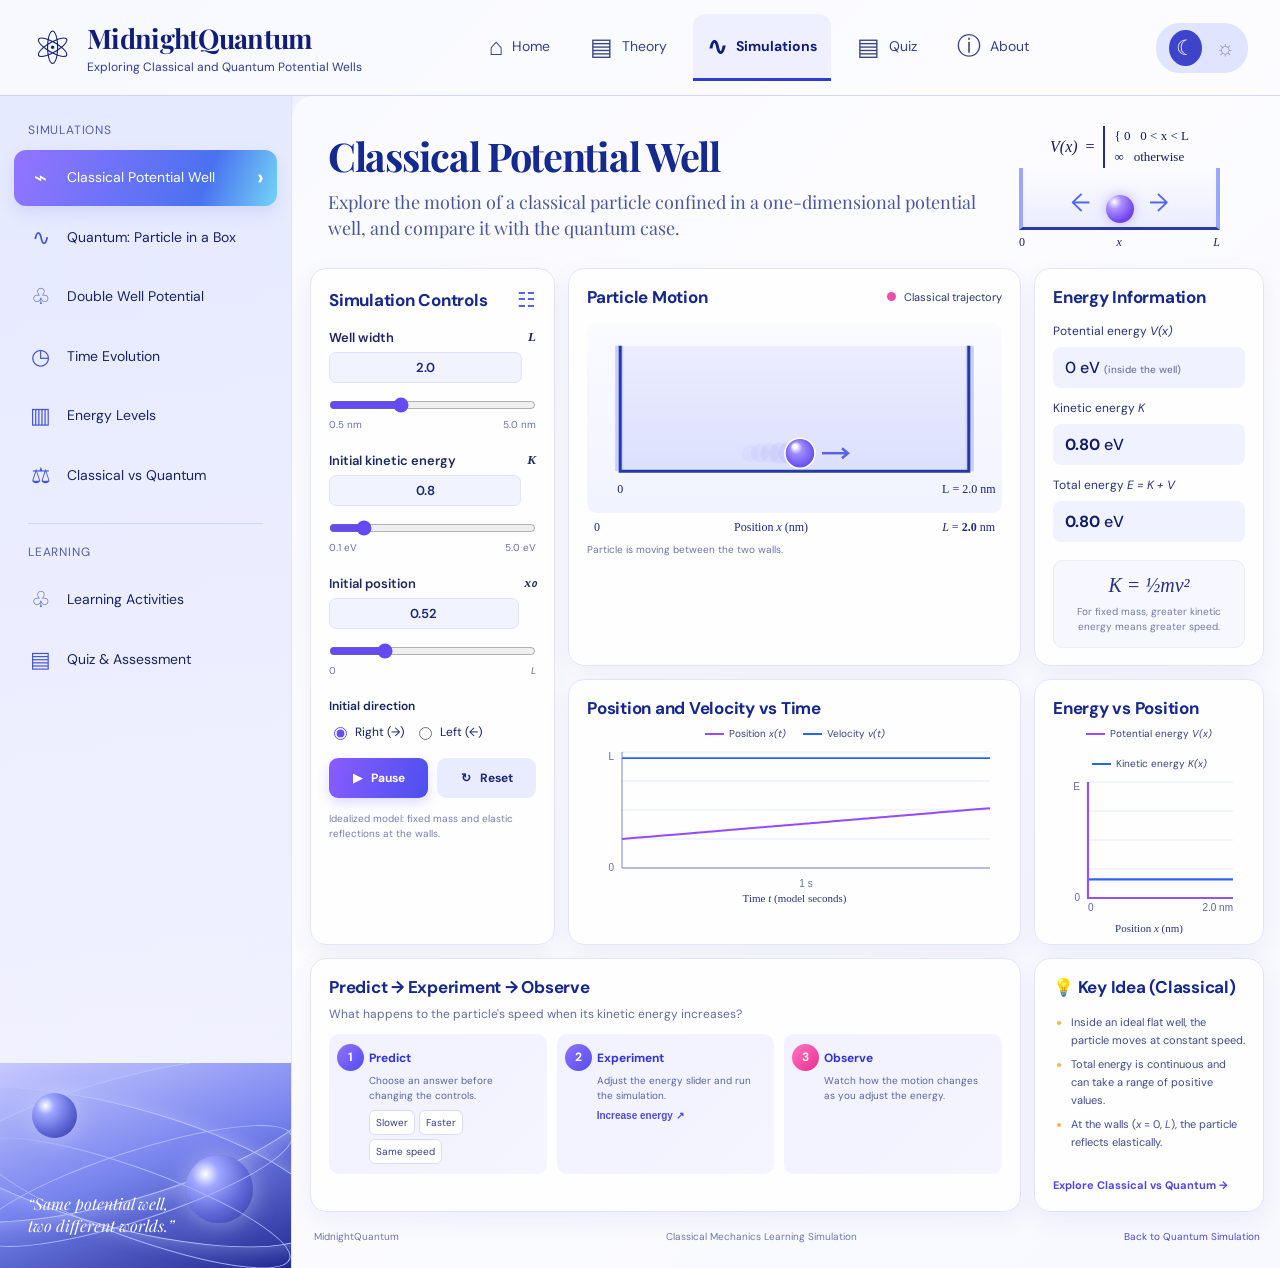
<file: classical.html>
<!DOCTYPE html>
<html lang="en">
<head>
  <meta charset="UTF-8">
  <meta name="viewport" content="width=device-width, initial-scale=1.0">
  <title>MidnightQuantum | Classical Potential Well</title>
  <link rel="stylesheet" href="classical.css">
</head>
<body class="classical-dashboard">
  <header class="dashboard-topbar">
    <a class="brand" href="index.html" aria-label="MidnightQuantum home">
      <span class="brand-symbol" aria-hidden="true">⚛</span>
      <span class="brand-copy"><strong>MidnightQuantum</strong><small>Exploring Classical and Quantum Potential Wells</small></span>
    </a>
    <nav class="top-links" aria-label="Main navigation">
      <a href="index.html"><span>⌂</span> Home</a>
      <a href="index.html#theory"><span>▤</span> Theory</a>
      <a class="active" href="classical.html"><span>∿</span> Simulations</a>
      <a href="quiz.html"><span>▤</span> Quiz</a>
      <a href="index.html#about"><span>ⓘ</span> About</a>
    </nav>
    <div class="theme-mark" aria-label="MidnightQuantum purple and blue theme"><span>☾</span><span>☼</span></div>
  </header>

  <div class="dashboard-layout">
    <aside class="sidebar">
      <p class="sidebar-label">SIMULATIONS</p>
      <a class="side-link active" href="classical.html"><span>⌁</span> Classical Potential Well <b>›</b></a>
      <a class="side-link" href="index.html"><span>∿</span> Quantum: Particle in a Box</a>
      <a class="side-link" href="doublewell.html"><span>♧</span> Double Well Potential</a>
      <a class="side-link" href="doublewell.html#time-evolution"><span>◷</span> Time Evolution</a>
      <a class="side-link" href="index.html#energy-levels"><span>▥</span> Energy Levels</a>
      <a class="side-link" href="comparison.html"><span>⚖</span> Classical vs Quantum</a>
      <div class="sidebar-divider"></div>
      <p class="sidebar-label">LEARNING</p>
      <a class="side-link" href="#learning-activity"><span>♧</span> Learning Activities</a>
      <a class="side-link" href="quiz.html"><span>▤</span> Quiz &amp; Assessment</a>
      <div class="sidebar-art" aria-hidden="true"><div class="planet planet-one"></div><div class="planet planet-two"></div><div class="orbit orbit-one"></div><div class="orbit orbit-two"></div><p>“Same potential well,<br>two different worlds.”</p></div>
    </aside>

    <main class="dashboard-main">
      <section class="page-intro">
        <div><span class="eyebrow">CLASSICAL MECHANICS</span><h1>Classical Potential Well</h1><p>Explore the motion of a classical particle confined in a one-dimensional potential well, and compare it with the quantum case.</p></div>
        <div class="mini-well" aria-label="Diagram of a particle inside a potential well"><div class="mini-equation"><i>V(x)</i> = <span>{ 0&nbsp;&nbsp; 0 &lt; x &lt; L<br>∞&nbsp;&nbsp; otherwise</span></div><div class="mini-walls"><span class="mini-ball"></span><span class="arrow arrow-left">←</span><span class="arrow arrow-right">→</span></div><div class="mini-axis"><span>0</span><span><i>x</i></span><span><i>L</i></span></div></div>
      </section>

      <section class="dashboard-grid">
        <article class="panel controls-panel">
          <div class="panel-heading"><h2>Simulation Controls</h2><span class="tiny-icon">☷</span></div>
          <div class="slider-control"><label for="widthSlider">Well width <i>L</i><output id="widthOutput" for="widthSlider">2.0</output></label><input id="widthSlider" type="range" min="0.5" max="5" step="0.1" value="2"><div class="range-labels"><span>0.5 nm</span><span>5.0 nm</span></div></div>
          <div class="slider-control"><label for="energySlider">Initial kinetic energy <i>K</i><output id="energyOutput" for="energySlider">0.8</output></label><input id="energySlider" type="range" min="0.1" max="5" step="0.1" value="0.8"><div class="range-labels"><span>0.1 eV</span><span>5.0 eV</span></div></div>
          <div class="slider-control"><label for="positionSlider">Initial position <i>x₀</i><output id="positionInitialOutput" for="positionSlider">0.5</output></label><input id="positionSlider" type="range" min="0" max="1" step="0.01" value="0.25"><div class="range-labels"><span>0</span><span><i>L</i></span></div></div>
          <div class="direction-control"><span>Initial direction</span><label><input type="radio" name="direction" value="1" checked> Right (→)</label><label><input type="radio" name="direction" value="-1"> Left (←)</label></div>
          <div class="button-row"><button id="playPauseButton" class="btn-primary" type="button">▶ &nbsp; Pause</button><button id="resetButton" class="btn-secondary" type="button">↻ &nbsp; Reset</button></div>
          <p class="control-footnote">Idealized model: fixed mass and elastic reflections at the walls.</p>
        </article>

        <article class="panel motion-panel">
          <div class="panel-heading"><h2>Particle Motion</h2><span class="legend-dot"><i></i> Classical trajectory</span></div>
          <div class="motion-stage"><canvas id="classicalCanvas" aria-label="Animated classical particle bouncing elastically between potential well walls"></canvas></div>
          <div class="motion-axis"><span>0</span><span>Position <i>x</i> (nm)</span><span><i>L</i> = <b id="axisWidthOutput">2.0</b> nm</span></div>
          <p id="motionStatus" class="status-line" aria-live="polite">Particle is moving between the two walls.</p>
        </article>

        <article class="panel energy-panel">
          <div class="panel-heading"><h2>Energy Information</h2></div>
          <div class="energy-item"><span>Potential energy <i>V(x)</i></span><strong>0 eV <small>(inside the well)</small></strong></div>
          <div class="energy-item"><span>Kinetic energy <i>K</i></span><strong><b id="kineticOutput">0.80</b> eV</strong></div>
          <div class="energy-item"><span>Total energy <i>E = K + V</i></span><strong><b id="totalOutput">0.80</b> eV</strong></div>
          <div class="energy-formula"><i>K = ½mv²</i><small>For fixed mass, greater kinetic energy means greater speed.</small></div>
        </article>

        <article class="panel graph-panel position-graph-panel"><div class="panel-heading"><h2>Position and Velocity vs Time</h2></div><div class="graph-legend"><span class="purple-key">Position <i>x(t)</i></span><span class="blue-key">Velocity <i>v(t)</i></span></div><canvas id="timeGraph" aria-label="Position and velocity versus time graph"></canvas><div class="graph-axis-caption">Time <i>t</i> (model seconds)</div></article>
        <article class="panel graph-panel energy-graph-panel"><div class="panel-heading"><h2>Energy vs Position</h2></div><div class="graph-legend"><span class="purple-key">Potential energy <i>V(x)</i></span><span class="blue-key">Kinetic energy <i>K(x)</i></span></div><canvas id="energyGraph" aria-label="Potential and kinetic energy versus position graph"></canvas><div class="graph-axis-caption">Position <i>x</i> (nm)</div></article>

        <article class="panel activity-panel" id="learning-activity"><div class="panel-heading"><h2>Predict → Experiment → Observe</h2></div><p class="activity-question">What happens to the particle's speed when its kinetic energy increases?</p><div class="activity-steps"><div class="step-card"><span class="step-number">1</span><strong>Predict</strong><p>Choose an answer before changing the controls.</p><div class="prediction-options"><button type="button" class="prediction-option" data-answer="slower">Slower</button><button type="button" class="prediction-option" data-answer="faster">Faster</button><button type="button" class="prediction-option" data-answer="same">Same speed</button></div></div><div class="step-card"><span class="step-number">2</span><strong>Experiment</strong><p>Adjust the energy slider and run the simulation.</p><button type="button" id="tryEnergyButton" class="text-button">Increase energy ↗</button></div><div class="step-card"><span class="step-number pink">3</span><strong>Observe</strong><p id="predictionFeedback" aria-live="polite">Watch how the motion changes as you adjust the energy.</p></div></div></article>
        <article class="panel key-idea-panel"><div class="panel-heading"><h2>💡 Key Idea (Classical)</h2></div><ul><li>Inside an ideal flat well, the particle moves at constant speed.</li><li>Total energy is continuous and can take a range of positive values.</li><li>At the walls (<i>x</i> = 0, <i>L</i>), the particle reflects elastically.</li></ul><a class="compare-link" href="comparison.html">Explore Classical vs Quantum →</a></article>
      </section>
      <footer class="dashboard-footer"><span>MidnightQuantum</span><span>Classical Mechanics Learning Simulation</span><a href="index.html">Back to Quantum Simulation</a></footer>
    </main>
  </div>
  <script src="classical.js"></script>
</body>
</html>
</file>
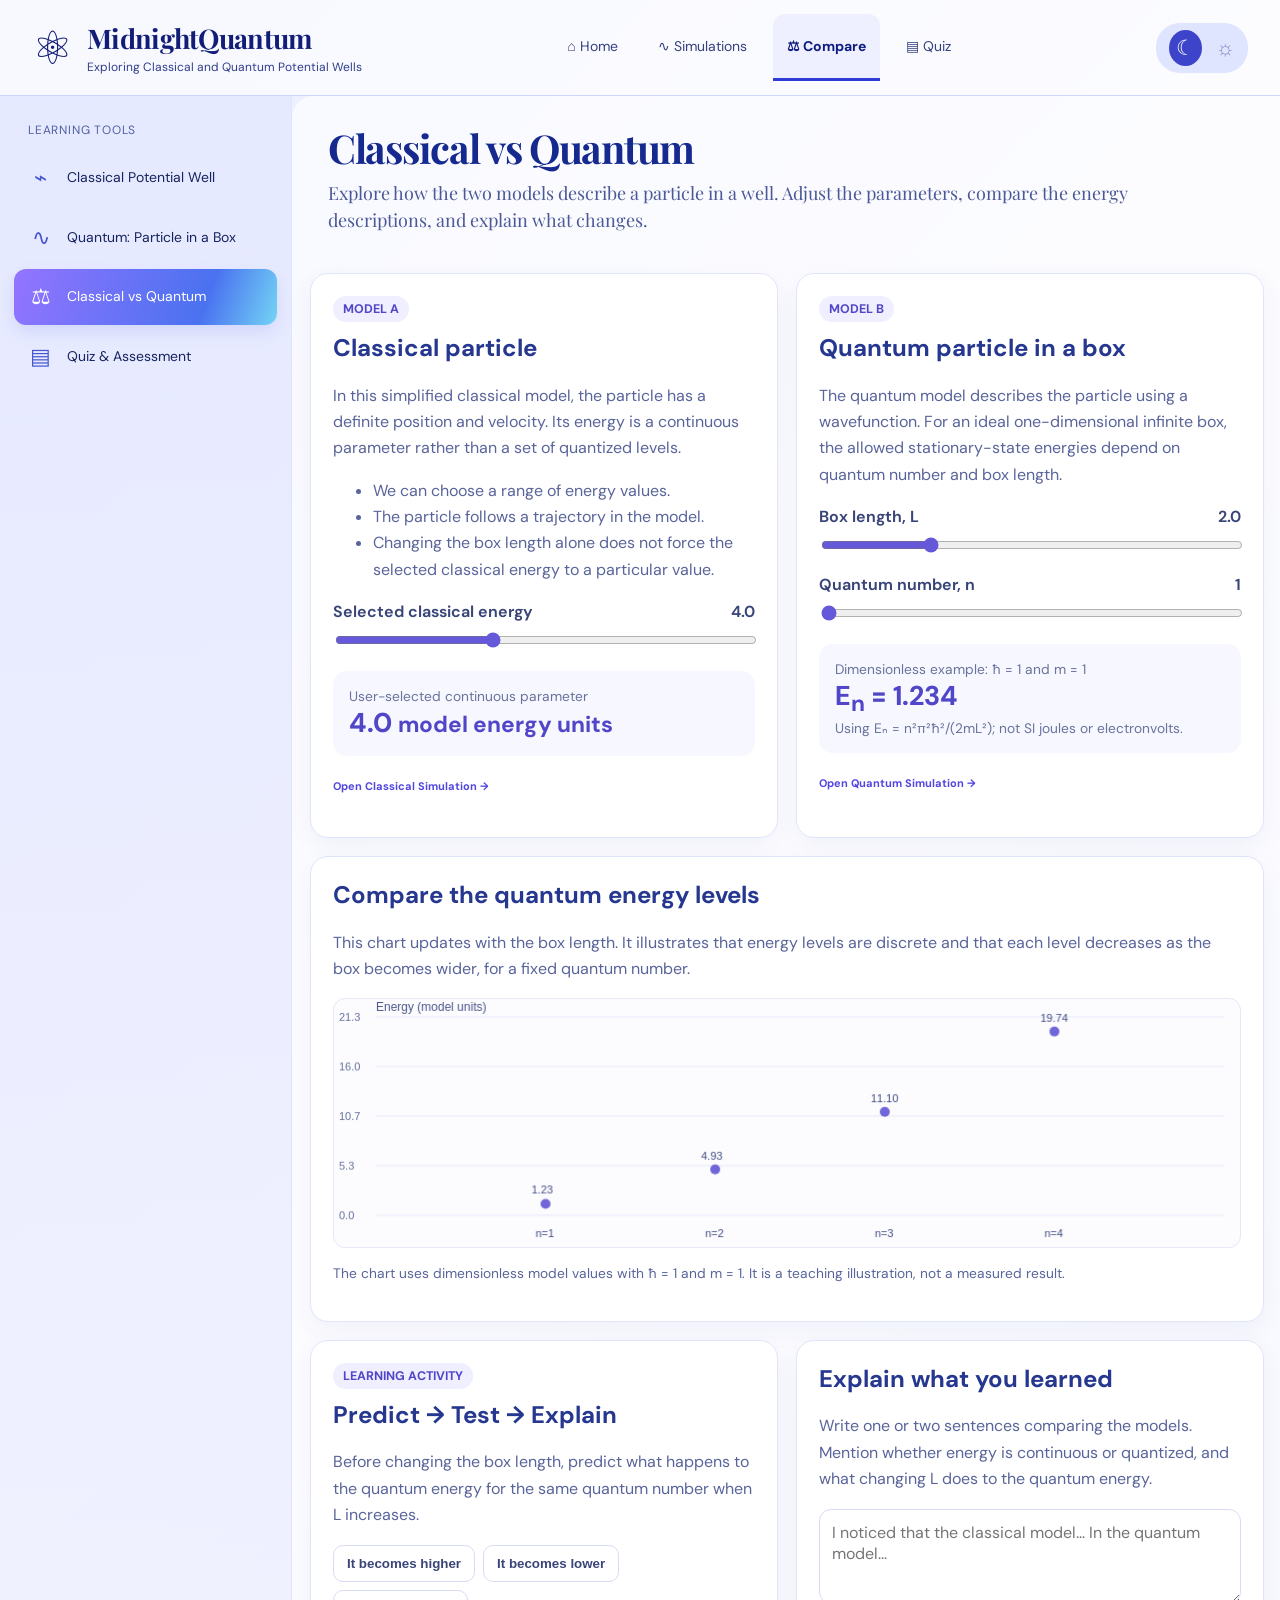
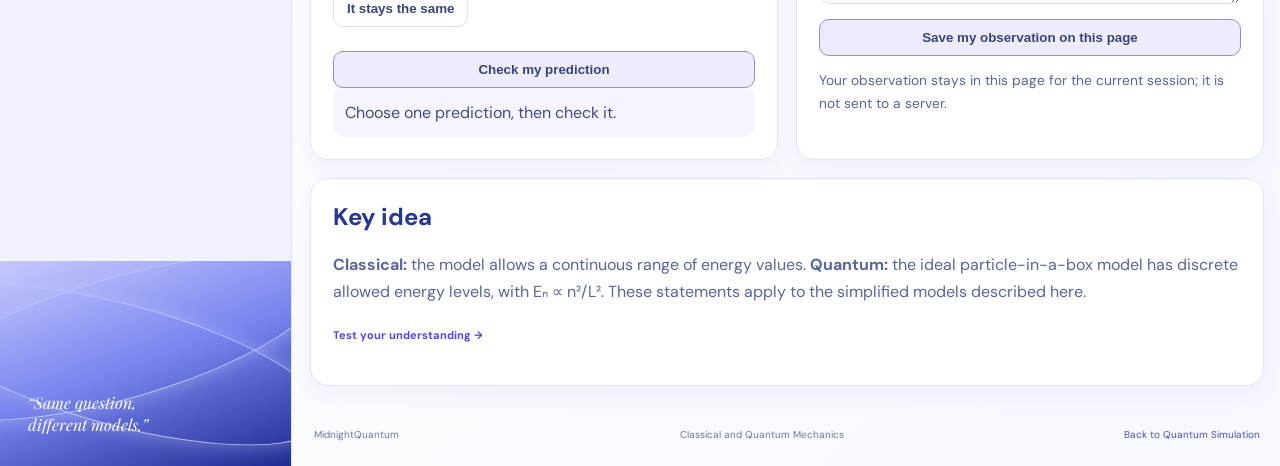
<file: comparison.html>
<!DOCTYPE html>
<html lang="en">
<head>
<meta charset="UTF-8"><meta name="viewport" content="width=device-width, initial-scale=1.0">
<title>MidnightQuantum | Classical vs Quantum</title>
<link rel="stylesheet" href="classical.css">
<style>
.compare-wrap{max-width:1180px;margin:0 auto}.compare-intro{margin-bottom:22px}.compare-grid{display:grid;grid-template-columns:repeat(2,minmax(0,1fr));gap:18px}.compare-card{background:#fff;border:1px solid #e1e5fb;border-radius:18px;padding:22px;box-shadow:0 8px 24px rgba(47,62,151,.06);min-width:0}.compare-card h2,.compare-card h3{color:#25378f;margin-top:0}.compare-card p,.compare-card li{line-height:1.65;color:#59649b}.compare-tag{display:inline-block;border-radius:999px;padding:5px 10px;background:#f0efff;color:#5146c7;font-size:.78rem;font-weight:700;margin-bottom:10px}.compare-controls{display:grid;gap:16px;margin:18px 0}.compare-control label{display:flex;justify-content:space-between;gap:10px;font-weight:650;color:#394579;margin-bottom:8px}.compare-control input[type=range]{width:100%;accent-color:#6559d9}.compare-result{border-radius:14px;background:#f7f7ff;padding:16px;margin-top:14px}.compare-result strong{color:#26368a}.compare-number{font-size:1.7rem;font-weight:750;color:#5146c7}.compare-note{font-size:.86rem;color:#69739b}.compare-chart{width:100%;height:250px;display:block;background:#fcfcff;border:1px solid #e6e8fa;border-radius:12px}.predict-options{display:flex;flex-wrap:wrap;gap:8px;margin:14px 0}.predict-options button,.compare-btn{border:1px solid #d9dcf5;border-radius:10px;padding:10px 13px;background:#fff;color:#394579;font-weight:650;cursor:pointer}.predict-options button.selected,.compare-btn{background:#ecebff;border-color:#9289ee}.compare-btn{width:100%;margin-top:10px}.compare-feedback{padding:12px;border-radius:10px;background:#f6f5ff;color:#414b80;line-height:1.6;min-height:44px}.compare-textarea{width:100%;min-height:95px;resize:vertical;border:1px solid #d9dcf5;border-radius:12px;padding:12px;font:inherit;box-sizing:border-box}.compare-link{color:#5146df;font-weight:700;text-decoration:none}.compare-footer{margin-top:24px}@media(max-width:760px){.compare-grid{grid-template-columns:1fr}.compare-card{padding:17px}.compare-number{font-size:1.45rem}}
</style></head>
<body class="classical-dashboard">
<header class="dashboard-topbar"><a class="brand" href="index.html"><span class="brand-symbol">⚛</span><span class="brand-copy"><strong>MidnightQuantum</strong><small>Exploring Classical and Quantum Potential Wells</small></span></a><nav class="top-links"><a href="index.html">⌂ Home</a><a href="classical.html">∿ Simulations</a><a class="active" href="comparison.html">⚖ Compare</a><a href="quiz.html">▤ Quiz</a></nav><div class="theme-mark"><span>☾</span><span>☼</span></div></header>
<div class="dashboard-layout"><aside class="sidebar"><p class="sidebar-label">LEARNING TOOLS</p><a class="side-link" href="classical.html"><span>⌁</span> Classical Potential Well</a><a class="side-link" href="index.html"><span>∿</span> Quantum: Particle in a Box</a><a class="side-link active" href="comparison.html"><span>⚖</span> Classical vs Quantum</a><a class="side-link" href="quiz.html"><span>▤</span> Quiz & Assessment</a><div class="sidebar-art"><p>“Same question,<br>different models.”</p></div></aside>
<main class="dashboard-main compare-wrap">
<section class="page-intro compare-intro"><div><h1>Classical vs Quantum</h1><p>Explore how the two models describe a particle in a well. Adjust the parameters, compare the energy descriptions, and explain what changes.</p></div></section>
<section class="compare-grid">
<article class="compare-card"><span class="compare-tag">MODEL A</span><h2>Classical particle</h2><p>In this simplified classical model, the particle has a definite position and velocity. Its energy is a continuous parameter rather than a set of quantized levels.</p><ul><li>We can choose a range of energy values.</li><li>The particle follows a trajectory in the model.</li><li>Changing the box length alone does not force the selected classical energy to a particular value.</li></ul><div class="compare-controls"><div class="compare-control"><label for="classicalEnergy">Selected classical energy <output id="classicalEnergyOut">4.0</output></label><input id="classicalEnergy" type="range" min="0.5" max="10" step="0.5" value="4"></div></div><div class="compare-result"><div class="compare-note">User-selected continuous parameter</div><div class="compare-number"><span id="classicalEnergyValue">4.0</span> <small>model energy units</small></div></div><p><a class="compare-link" href="classical.html">Open Classical Simulation →</a></p></article>
<article class="compare-card"><span class="compare-tag">MODEL B</span><h2>Quantum particle in a box</h2><p>The quantum model describes the particle using a wavefunction. For an ideal one-dimensional infinite box, the allowed stationary-state energies depend on quantum number and box length.</p><div class="compare-controls"><div class="compare-control"><label for="boxLength">Box length, L <output id="boxLengthOut">2.0</output></label><input id="boxLength" type="range" min="1" max="5" step="0.5" value="2"></div><div class="compare-control"><label for="quantumN">Quantum number, n <output id="quantumNOut">1</output></label><input id="quantumN" type="range" min="1" max="4" step="1" value="1"></div></div><div class="compare-result"><div class="compare-note">Dimensionless example: ħ = 1 and m = 1</div><div class="compare-number">E<sub>n</sub> = <span id="quantumEnergyValue">1.234</span></div><div class="compare-note">Using Eₙ = n²π²ħ²/(2mL²); not SI joules or electronvolts.</div></div><p><a class="compare-link" href="index.html">Open Quantum Simulation →</a></p></article>
</section>
<section class="compare-card" style="margin-top:18px"><h2>Compare the quantum energy levels</h2><p>This chart updates with the box length. It illustrates that energy levels are discrete and that each level decreases as the box becomes wider, for a fixed quantum number.</p><canvas id="compareChart" class="compare-chart" aria-label="Quantum energy levels for quantum numbers one through four" role="img"></canvas><p class="compare-note">The chart uses dimensionless model values with ħ = 1 and m = 1. It is a teaching illustration, not a measured result.</p></section>
<section class="compare-grid" style="margin-top:18px">
<article class="compare-card"><span class="compare-tag">LEARNING ACTIVITY</span><h2>Predict → Test → Explain</h2><p>Before changing the box length, predict what happens to the quantum energy for the same quantum number when L increases.</p><div class="predict-options" id="comparePrediction"><button type="button" data-answer="higher">It becomes higher</button><button type="button" data-answer="lower">It becomes lower</button><button type="button" data-answer="same">It stays the same</button></div><button class="compare-btn" id="testPrediction" type="button">Check my prediction</button><div class="compare-feedback" id="compareFeedback" aria-live="polite">Choose one prediction, then check it.</div></article>
<article class="compare-card"><h2>Explain what you learned</h2><p>Write one or two sentences comparing the models. Mention whether energy is continuous or quantized, and what changing L does to the quantum energy.</p><textarea id="compareReflection" class="compare-textarea" placeholder="I noticed that the classical model... In the quantum model..."></textarea><button class="compare-btn" id="saveCompareReflection" type="button">Save my observation on this page</button><p class="compare-note" id="compareSaveStatus" aria-live="polite">Your observation stays in this page for the current session; it is not sent to a server.</p></article>
</section>
<section class="compare-card" style="margin-top:18px"><h2>Key idea</h2><p><strong>Classical:</strong> the model allows a continuous range of energy values. <strong>Quantum:</strong> the ideal particle-in-a-box model has discrete allowed energy levels, with Eₙ ∝ n²/L². These statements apply to the simplified models described here.</p><p><a class="compare-link" href="quiz.html">Test your understanding →</a></p></section>
<footer class="dashboard-footer compare-footer"><span>MidnightQuantum</span><span>Classical and Quantum Mechanics</span><a href="index.html">Back to Quantum Simulation</a></footer>
</main></div>
<script>
(() => {
 const length = document.getElementById('boxLength');
 const nSlider = document.getElementById('quantumN');
 const lengthOut = document.getElementById('boxLengthOut');
 const nOut = document.getElementById('quantumNOut');
 const quantumOut = document.getElementById('quantumEnergyValue');
 const classical = document.getElementById('classicalEnergy');
 const classicalOut = document.getElementById('classicalEnergyOut');
 const classicalValue = document.getElementById('classicalEnergyValue');
 const canvas = document.getElementById('compareChart');
 const ctx = canvas.getContext('2d');
 let selectedPrediction = '';
 let lastLength = Number(length.value);
 const quantumEnergy = (n, L) => (n*n*Math.PI*Math.PI)/(2*L*L);
 const fmt = value => Number(value).toFixed(3);
 function drawChart(){
   const rect = canvas.getBoundingClientRect();
   const dpr = window.devicePixelRatio || 1;
   canvas.width = Math.max(320, Math.floor(rect.width*dpr));
   canvas.height = Math.floor(250*dpr);
   ctx.setTransform(dpr,0,0,dpr,0,0);
   const w=canvas.width/dpr, h=canvas.height/dpr;
   ctx.clearRect(0,0,w,h);
   const pad={l:42,r:16,t:18,b:32};
   const plotW=w-pad.l-pad.r, plotH=h-pad.t-pad.b;
   const vals=[1,2,3,4].map(n=>quantumEnergy(n,Number(length.value)));
   const maxY=Math.max(10, ...vals)*1.08;
   ctx.strokeStyle='#e6e8f6'; ctx.lineWidth=1;
   for(let i=0;i<=4;i++){const y=pad.t+plotH*i/4;ctx.beginPath();ctx.moveTo(pad.l,y);ctx.lineTo(w-pad.r,y);ctx.stroke();ctx.fillStyle='#66709a';ctx.font='11px Arial';ctx.fillText((maxY*(1-i/4)).toFixed(1),5,y+4);}
   ctx.strokeStyle='#7d79cb';ctx.lineWidth=2;
   vals.forEach((v,i)=>{const x=pad.l+plotW*(i+1)/5;const y=pad.t+plotH*(1-v/maxY);ctx.beginPath();ctx.arc(x,y,5,0,Math.PI*2);ctx.fillStyle='#7166d8';ctx.fill();ctx.fillStyle='#404a80';ctx.font='11px Arial';ctx.fillText('n='+ (i+1),x-10,h-10);ctx.fillText(v.toFixed(2),x-14,y-10);});
   ctx.fillStyle='#4b568a';ctx.font='12px Arial';ctx.fillText('Energy (model units)',pad.l,12);
 }
 function updateQuantum(){
   const L=Number(length.value), n=Number(nSlider.value);
   lengthOut.value=L.toFixed(1); nOut.value=String(n); quantumOut.textContent=fmt(quantumEnergy(n,L)); drawChart();
 }
 length.addEventListener('input',()=>{lastLength=Number(length.value);updateQuantum();});
 nSlider.addEventListener('input',updateQuantum);
 classical.addEventListener('input',()=>{classicalOut.value=Number(classical.value).toFixed(1);classicalValue.textContent=Number(classical.value).toFixed(1);});
 document.querySelectorAll('#comparePrediction button').forEach(button=>button.addEventListener('click',()=>{selectedPrediction=button.dataset.answer;document.querySelectorAll('#comparePrediction button').forEach(b=>b.classList.toggle('selected',b===button));document.getElementById('compareFeedback').textContent='Prediction selected. Click “Check my prediction” to compare it with the model.';}));
 document.getElementById('testPrediction').addEventListener('click',()=>{const feedback=document.getElementById('compareFeedback');if(!selectedPrediction){feedback.textContent='Please choose a prediction first.';return;}if(selectedPrediction==='lower'){feedback.textContent='Correct. From Eₙ ∝ 1/L², increasing L lowers the energy for the same quantum number n.';}else{feedback.textContent='Not quite. For the same quantum number, Eₙ ∝ 1/L², so increasing L lowers the energy. Try changing L and watch the value and chart.';}});
 document.getElementById('saveCompareReflection').addEventListener('click',()=>{const field=document.getElementById('compareReflection');const status=document.getElementById('compareSaveStatus');if(!field.value.trim()){status.textContent='Write a short observation before saving it.';return;}status.textContent='Observation saved on this page for the current session. It has not been uploaded or sent anywhere.';});
 window.addEventListener('resize',drawChart); updateQuantum();
})();
</script>
</body></html>
</file>
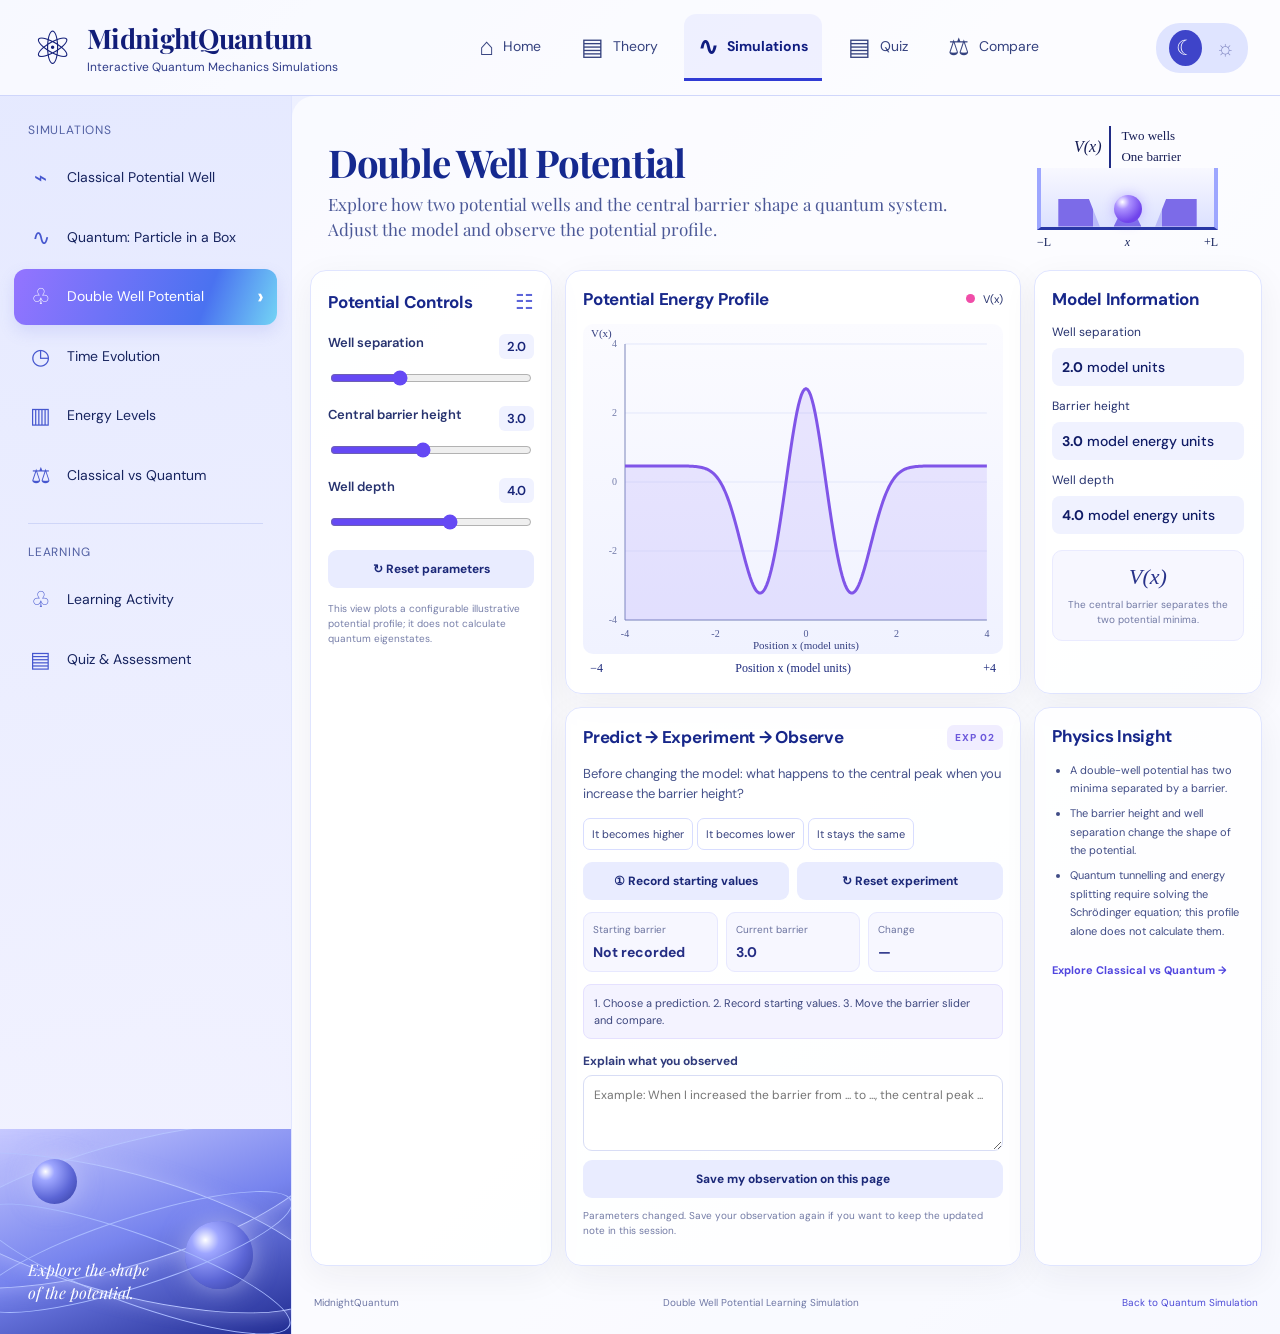
<file: doublewell.html>
<!DOCTYPE html>
<html lang="en"><head><meta charset="UTF-8"><meta name="viewport" content="width=device-width, initial-scale=1.0"><title>MidnightQuantum | Double Well Potential</title><link rel="stylesheet" href="classical.css"><link rel="stylesheet" href="doublewell.css"></head>
<body class="classical-dashboard">
<header class="dashboard-topbar"><a class="brand" href="index.html"><span class="brand-symbol">⚛</span><span class="brand-copy"><strong>MidnightQuantum</strong><small>Interactive Quantum Mechanics Simulations</small></span></a><nav class="top-links" aria-label="Main navigation"><a href="index.html"><span>⌂</span> Home</a><a href="index.html#theory"><span>▤</span> Theory</a><a class="active" href="doublewell.html"><span>∿</span> Simulations</a><a href="quiz.html"><span>▤</span> Quiz</a><a href="comparison.html"><span>⚖</span> Compare</a></nav><div class="theme-mark"><span>☾</span><span>☼</span></div></header>
<div class="dashboard-layout"><aside class="sidebar"><p class="sidebar-label">SIMULATIONS</p><a class="side-link" href="classical.html"><span>⌁</span> Classical Potential Well</a><a class="side-link" href="index.html"><span>∿</span> Quantum: Particle in a Box</a><a class="side-link active" href="doublewell.html"><span>♧</span> Double Well Potential <b>›</b></a><a class="side-link" href="#time-evolution"><span>◷</span> Time Evolution</a><a class="side-link" href="index.html#energy-levels"><span>▥</span> Energy Levels</a><a class="side-link" href="comparison.html"><span>⚖</span> Classical vs Quantum</a><div class="sidebar-divider"></div><p class="sidebar-label">LEARNING</p><a class="side-link" href="#activity"><span>♧</span> Learning Activity</a><a class="side-link" href="quiz.html"><span>▤</span> Quiz &amp; Assessment</a><div class="sidebar-art" aria-hidden="true"><div class="planet planet-one"></div><div class="planet planet-two"></div><div class="orbit orbit-one"></div><div class="orbit orbit-two"></div><p>Explore the shape<br>of the potential.</p></div></aside>
<main class="dashboard-main dw-main"><section class="page-intro"><div><span class="eyebrow">QUANTUM MECHANICS</span><h1>Double Well Potential</h1><p>Explore how two potential wells and the central barrier shape a quantum system. Adjust the model and observe the potential profile.</p></div><div class="mini-well"><div class="mini-equation"><i>V(x)</i><span>Two wells<br>One barrier</span></div><div class="mini-walls double-mini"><span class="mini-ball"></span></div><div class="mini-axis"><span>−L</span><span><i>x</i></span><span>+L</span></div></div></section>
<section class="dw-grid"><article class="panel dw-controls"><div class="panel-heading"><h2>Potential Controls</h2><span class="tiny-icon">☷</span></div><label class="dw-control" for="separation">Well separation <output id="separationOut">2.0</output><input id="separation" type="range" min="1" max="4" step="0.1" value="2"></label><label class="dw-control" for="barrier">Central barrier height <output id="barrierOut">3.0</output><input id="barrier" type="range" min="0.5" max="6" step="0.1" value="3"></label><label class="dw-control" for="depth">Well depth <output id="depthOut">4.0</output><input id="depth" type="range" min="1" max="6" step="0.1" value="4"></label><button id="resetDw" class="btn-secondary" type="button">↻ Reset parameters</button><p class="control-footnote">This view plots a configurable illustrative potential profile; it does not calculate quantum eigenstates.</p></article>
<article class="panel dw-plot-panel"><div class="panel-heading"><h2>Potential Energy Profile</h2><span class="legend-dot"><i></i> V(x)</span></div><div class="dw-canvas-wrap"><canvas id="doubleWellCanvas" aria-label="Adjustable double-well potential profile"></canvas></div><div class="motion-axis"><span>−4</span><span>Position x (model units)</span><span>+4</span></div></article>
<article class="panel dw-info"><div class="panel-heading"><h2>Model Information</h2></div><div class="energy-item"><span>Well separation</span><strong><b id="infoSeparation">2.0</b> model units</strong></div><div class="energy-item"><span>Barrier height</span><strong><b id="infoBarrier">3.0</b> model energy units</strong></div><div class="energy-item"><span>Well depth</span><strong><b id="infoDepth">4.0</b> model energy units</strong></div><div class="energy-formula"><i>V(x)</i><small>The central barrier separates the two potential minima.</small></div></article>
<article class="panel dw-learning" id="activity">
<div class="panel-heading"><h2>Predict → Experiment → Observe</h2><span class="activity-step">EXP 02</span></div>
<p class="activity-prompt">Before changing the model: what happens to the central peak when you increase the barrier height?</p>
<div class="prediction-options" role="group" aria-label="Choose a prediction">
<button type="button" class="prediction-option" data-answer="higher">It becomes higher</button>
<button type="button" class="prediction-option" data-answer="lower">It becomes lower</button>
<button type="button" class="prediction-option" data-answer="same">It stays the same</button>
</div>
<div class="activity-actions"><button id="recordBaseline" class="btn-secondary" type="button">① Record starting values</button><button id="resetExperiment" class="btn-secondary" type="button">↻ Reset experiment</button></div>
<div class="experiment-readings">
<div><span>Starting barrier</span><strong id="baselineBarrier">Not recorded</strong></div>
<div><span>Current barrier</span><strong id="currentBarrier">3.0</strong></div>
<div><span>Change</span><strong id="barrierChange">—</strong></div>
</div>
<p id="dwFeedback" class="dw-feedback" aria-live="polite">1. Choose a prediction. 2. Record starting values. 3. Move the barrier slider and compare.</p>
<label class="reflection-label" for="dwReflection">Explain what you observed</label>
<textarea id="dwReflection" rows="3" placeholder="Example: When I increased the barrier from ... to ..., the central peak ..."></textarea>
<button id="saveObservation" class="btn-secondary save-observation" type="button">Save my observation on this page</button>
<p id="observationStatus" class="observation-status" aria-live="polite">Your note stays in this browser session; it is not sent to a server.</p>
</article><article class="panel dw-theory" id="time-evolution"><div class="panel-heading"><h2>Physics Insight</h2></div><ul><li>A double-well potential has two minima separated by a barrier.</li><li>The barrier height and well separation change the shape of the potential.</li><li>Quantum tunnelling and energy splitting require solving the Schrödinger equation; this profile alone does not calculate them.</li></ul><a class="compare-link" href="comparison.html">Explore Classical vs Quantum →</a></article></section><footer class="dashboard-footer"><span>MidnightQuantum</span><span>Double Well Potential Learning Simulation</span><a href="index.html">Back to Quantum Simulation</a></footer></main></div><script src="doublewell.js"></script></body></html>
</file>
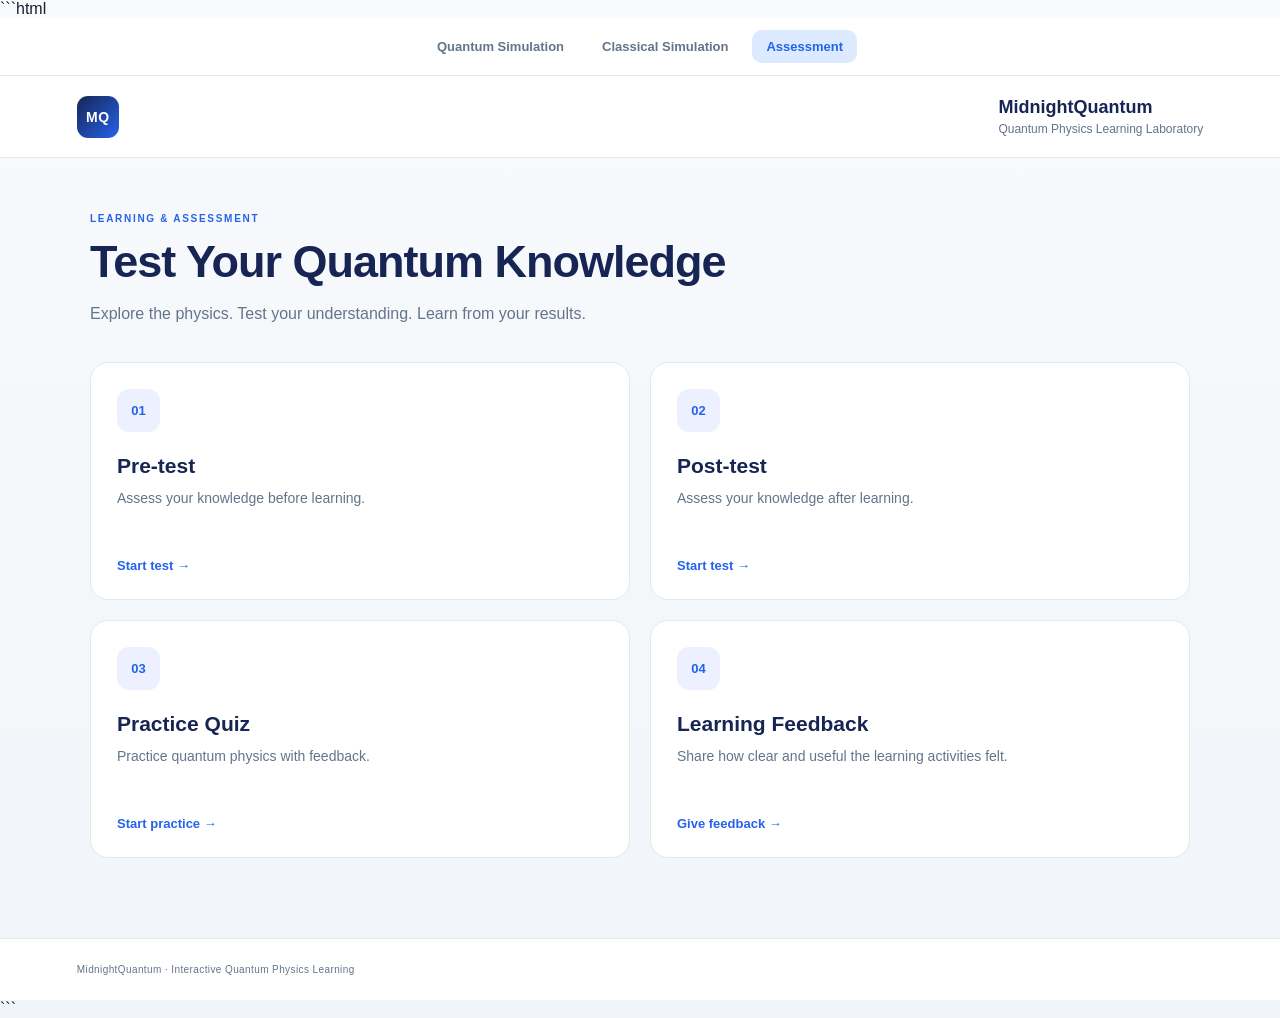
<file: quiz.html>
```html
<!DOCTYPE html>
<html lang="en">
<head>
    <meta charset="UTF-8">
    <meta name="viewport" content="width=device-width, initial-scale=1.0">
    <title>MidnightQuantum | Learning Assessment</title>
    <link rel="stylesheet" href="quiz.css">
    <link rel="stylesheet" href="style.css">
</head>
<body>
    <nav class="site-nav" aria-label="Main navigation">
        <a href="index.html">Quantum Simulation</a>
        <a href="classical.html">Classical Simulation</a>
        <a href="quiz.html" aria-current="page">Assessment</a>
    </nav>

    <header class="topbar">
        <div class="brand-mark">MQ</div>
        <div>
            <h1>MidnightQuantum</h1>
            <p>Quantum Physics Learning Laboratory</p>
        </div>
    </header>

    <main class="container">
        <section class="hero">
            <p class="eyebrow">LEARNING & ASSESSMENT</p>
            <h2>Test Your Quantum Knowledge</h2>
            <p>Explore the physics. Test your understanding. Learn from your results.</p>
        </section>

        <section class="menu-grid">
            <button class="menu-card" data-mode="pre">
                <span class="card-icon">01</span>
                <h3>Pre-test</h3>
                <p>Assess your knowledge before learning.</p>
                <span class="card-link">Start test →</span>
            </button>

            <button class="menu-card" data-mode="post">
                <span class="card-icon">02</span>
                <h3>Post-test</h3>
                <p>Assess your knowledge after learning.</p>
                <span class="card-link">Start test →</span>
            </button>

            <button class="menu-card" data-mode="quiz">
                <span class="card-icon">03</span>
                <h3>Practice Quiz</h3>
                <p>Practice quantum physics with feedback.</p>
                <span class="card-link">Start practice →</span>
            </button>

            <button class="menu-card" id="surveyCard" type="button">
                <span class="card-icon">04</span>
                <h3>Learning Feedback</h3>
                <p>Share how clear and useful the learning activities felt.</p>
                <span class="card-link">Give feedback →</span>
            </button>
        </section>

        <section id="quizSection" class="quiz-panel hidden">
            <div class="quiz-heading">
                <div>
                    <p id="modeLabel" class="eyebrow">ASSESSMENT</p>
                    <h2 id="quizTitle">Pre-test</h2>
                </div>
                <button id="backButton" class="secondary-button">← Back</button>
            </div>

            <div class="progress-track">
                <div id="progressBar"></div>
            </div>

            <p id="questionCount" class="muted"></p>
            <h3 id="questionText"></h3>
            <div id="optionsContainer"></div>

            <p id="feedback" aria-live="polite"></p>

            <div class="quiz-actions">
                <button id="submitButton" class="primary-button">
                    Check answer
                </button>
                <button id="nextButton" class="primary-button hidden">
                    Next question →
                </button>
            </div>
        </section>

        <section id="surveySection" class="quiz-panel hidden">
            <div class="quiz-heading">
                <div><p class="eyebrow">USER EVALUATION</p><h2>Learning Feedback</h2></div>
                <button id="surveyBackButton" class="secondary-button" type="button">← Back</button>
            </div>
            <p class="survey-intro">This short questionnaire asks about your experience using MidnightQuantum. It is a prototype feedback form, not a validated psychological or educational scale.</p>
            <form id="feedbackSurvey" class="feedback-survey">
                <label>1. The explanations were easy to understand.
                    <select name="clarity" required><option value="">Choose a response</option><option>Strongly disagree</option><option>Disagree</option><option>Neither agree nor disagree</option><option>Agree</option><option>Strongly agree</option></select>
                </label>
                <label>2. The sliders and graphs helped me explore the physics concepts.
                    <select name="interaction" required><option value="">Choose a response</option><option>Strongly disagree</option><option>Disagree</option><option>Neither agree nor disagree</option><option>Agree</option><option>Strongly agree</option></select>
                </label>
                <label>3. I can explain one difference between the classical and quantum models.
                    <select name="understanding" required><option value="">Choose a response</option><option>Strongly disagree</option><option>Disagree</option><option>Neither agree nor disagree</option><option>Agree</option><option>Strongly agree</option></select>
                </label>
                <label>4. The learning activities encouraged me to make a prediction before testing.
                    <select name="prediction_activity" required><option value="">Choose a response</option><option>Strongly disagree</option><option>Disagree</option><option>Neither agree nor disagree</option><option>Agree</option><option>Strongly agree</option></select>
                </label>
                <label>5. What was most helpful, confusing, or worth improving?
                    <textarea name="open_feedback" rows="4" required placeholder="Write your comments here..."></textarea>
                </label>
                <p class="privacy-note">Your answers stay in this browser until you export them. They are not automatically sent anywhere. Do not enter your name or other identifying information if you want to keep the feedback anonymous.</p>
                <div class="quiz-actions"><button id="saveSurveyButton" class="primary-button" type="button">Save feedback on this device</button><button id="exportSurveyButton" class="secondary-button hidden" type="button">Export feedback CSV</button></div>
                <p id="surveyStatus" aria-live="polite" class="muted"></p>
            </form>
        </section>

        <section id="resultSection" class="result-panel hidden">
            <p class="eyebrow">ASSESSMENT RESULT</p>
            <h2 id="resultTitle">Test completed</h2>
            <p class="score"><span id="scoreValue">0</span>%</p>
            <p id="resultMessage"></p>
            <button id="retryButton" class="primary-button">Try again</button>
            <button id="homeButton" class="secondary-button">Back to home</button>
            <button id="exportButton" class="secondary-button hidden" type="button">Export result CSV</button>
        </section>
    </main>

    <footer>
        MidnightQuantum · Interactive Quantum Physics Learning
    </footer>

    <script src="quiz.js"></script>
    <script>document.getElementById('surveyBackButton')?.addEventListener('click', () => { document.getElementById('surveySection').classList.add('hidden'); document.querySelector('.menu-grid').classList.remove('hidden'); });</script>
</body>
</html>
```
</file>
<file: classical.css>
@import url('https://fonts.googleapis.com/css2?family=DM+Sans:wght@400;500;600;700&family=Playfair+Display:wght@600;700&display=swap');
:root{--navy:#111d78;--blue:#3458ef;--violet:#7650f4;--pink:#f044a6;--text:#17245d;--muted:#5e689e;--border:#e1e5fb;--surface:#fff;--shadow:0 8px 24px rgba(47,62,151,.07)}
*{box-sizing:border-box}html{scroll-behavior:smooth}body.classical-dashboard{margin:0;color:var(--text);font-family:'DM Sans','Segoe UI',Arial,sans-serif;background:linear-gradient(135deg,#e9edff 0%,#f8f8ff 45%,#e9edff 100%);min-height:100vh}.dashboard-topbar{height:96px;display:flex;align-items:center;justify-content:space-between;gap:22px;padding:14px 2.5%;background:rgba(255,255,255,.66);border-bottom:1px solid rgba(190,200,250,.7);position:relative;z-index:2}.brand{display:flex;align-items:center;gap:14px;text-decoration:none;color:var(--navy);min-width:330px}.brand-symbol{font-size:46px;line-height:1}.brand-copy{display:flex;flex-direction:column;gap:3px}.brand-copy strong{font-family:'Playfair Display',Georgia,serif;font-size:27px;letter-spacing:-.7px}.brand-copy small{font-size:12px;color:#303d89}.top-links{display:flex;align-items:center;justify-content:center;gap:12px;height:100%}.top-links a{height:100%;display:flex;align-items:center;gap:9px;padding:0 14px;color:#35427f;text-decoration:none;border-bottom:3px solid transparent;font-size:14px;white-space:nowrap}.top-links a span{font-size:24px}.top-links a.active{font-weight:700;color:#101d80;border-bottom-color:#303bd4;background:rgba(108,119,246,.08);border-radius:12px 12px 0 0}.theme-mark{display:flex;align-items:center;gap:14px;background:#dfe4ff;border-radius:24px;padding:7px 13px;font-size:21px;color:#fff;min-width:92px;justify-content:center}.theme-mark span:first-child{background:#3e44c9;border-radius:50%;padding:4px 7px}.theme-mark span:last-child{color:#858bc5}.dashboard-layout{display:grid;grid-template-columns:292px minmax(0,1fr);gap:0;max-width:1900px;margin:0 auto}.sidebar{position:relative;min-height:calc(100vh - 96px);padding:26px 14px 210px;background:linear-gradient(180deg,rgba(229,233,255,.9),rgba(242,242,255,.84));border-right:1px solid #e0e5ff;overflow:hidden}.sidebar-label{margin:0 14px 12px;color:#5260a3;font-size:12px;letter-spacing:.8px}.side-link{position:relative;display:flex;align-items:center;gap:13px;margin:4px 0;padding:14px 13px;color:#17245f;text-decoration:none;border-radius:12px;font-size:14px;line-height:1.25}.side-link span{width:27px;text-align:center;font-size:22px;color:#4657cf}.side-link b{margin-left:auto;font-size:22px}.side-link.active{color:#fff;background:linear-gradient(110deg,#9474ff,#4a72f0 72%,#73d4f5);box-shadow:0 7px 16px #6d75e42b}.side-link.active span{color:#fff}.sidebar-divider{height:1px;background:#cfd6f8;margin:20px 14px}.sidebar-art{position:absolute;bottom:0;left:0;right:0;height:205px;overflow:hidden;background:linear-gradient(160deg,#c7c9ff,#7784ee 50%,#202b91)}.sidebar-art:before,.sidebar-art:after{content:'';position:absolute;width:420px;height:120px;border:1px solid #b7c4ff;transform:rotate(-16deg);border-radius:50%;left:-90px;top:16px;box-shadow:0 0 20px #c8caff66}.sidebar-art:after{top:43px;transform:rotate(15deg)}.planet{position:absolute;border-radius:50%;background:radial-gradient(circle at 30% 28%,#fff,#9ea6ff 20%,#5c66d6 60%,#303a9b);box-shadow:0 0 25px #d6d8ff88}.planet-one{width:45px;height:45px;left:32px;top:30px}.planet-two{width:68px;height:68px;right:38px;top:92px}.orbit{position:absolute;border:1px solid #a8baff;border-radius:50%;width:330px;height:70px;left:-30px;top:88px;transform:rotate(-18deg)}.orbit-two{top:105px;transform:rotate(20deg)}.sidebar-art p{position:absolute;z-index:1;bottom:14px;left:28px;color:#fff;font-family:'Playfair Display',Georgia,serif;font-style:italic;font-size:16px;line-height:1.4}.dashboard-main{min-width:0;padding:30px 16px 20px 18px;background:rgba(255,255,255,.66);border-radius:22px 0 0 0}.page-intro{display:flex;justify-content:space-between;align-items:center;gap:24px;padding:0 18px 18px}.eyebrow{display:none}.page-intro h1{font-family:'Playfair Display',Georgia,serif;color:#15298f;font-size:clamp(32px,3.1vw,52px);line-height:1.12;letter-spacing:-1.3px;margin:0 0 10px}.page-intro p{max-width:820px;margin:0;color:#4b5897;font-family:'Playfair Display',Georgia,serif;font-size:18px;line-height:1.45}.mini-well{flex:0 0 245px;padding:0 8px 0 0}.mini-equation{display:flex;justify-content:center;align-items:center;gap:8px;font-family:Georgia,serif;font-size:16px;color:#151c54}.mini-equation span{border-left:2px solid #202b86;padding-left:10px;line-height:1.6;font-size:13px}.mini-walls{height:62px;margin:0 18px;border-left:4px solid #9da6ff;border-right:4px solid #9da6ff;border-bottom:3px solid #2837a5;position:relative;background:linear-gradient(180deg,transparent,#d9ddff80);display:flex;align-items:flex-end;justify-content:center;padding-bottom:4px}.mini-ball{width:28px;height:28px;border-radius:50%;background:radial-gradient(circle at 30% 25%,#fff,#ac91ff 25%,#7044eb 70%);box-shadow:0 0 12px #9179ff77;z-index:1}.arrow{position:absolute;bottom:8px;font-size:25px;color:#5268ef}.arrow-left{left:25%}.arrow-right{right:25%}.mini-axis{display:flex;justify-content:space-between;margin:5px 18px 0;font-family:Georgia,serif;font-size:12px}.dashboard-grid{display:grid;grid-template-columns:minmax(245px,.95fr) minmax(300px,1.8fr) minmax(230px,.85fr);grid-template-areas:'controls motion energy' 'controls timegraph energygraph' 'activity activity keyidea';gap:13px;align-items:stretch}.panel{min-width:0;background:rgba(255,255,255,.86);border:1px solid var(--border);border-radius:16px;box-shadow:var(--shadow);padding:17px 18px}.panel-heading{display:flex;align-items:center;justify-content:space-between;gap:10px;margin-bottom:15px}.panel h2{margin:0;color:#17278a;font-size:17px;letter-spacing:-.25px}.tiny-icon{color:#5d65d9;font-size:21px}.controls-panel{grid-area:controls}.motion-panel{grid-area:motion}.energy-panel{grid-area:energy;align-self:start}.position-graph-panel{grid-area:timegraph}.energy-graph-panel{grid-area:energygraph}.activity-panel{grid-area:activity}.key-idea-panel{grid-area:keyidea}.slider-control{margin:0 0 21px}.slider-control label{display:grid;grid-template-columns:1fr auto;align-items:center;gap:6px;color:#20285e;font-size:13px;font-weight:600}.slider-control label i{font-family:Georgia,serif}.slider-control output{font-weight:600;color:#182578;background:#f1f3ff;border:1px solid #dfe3ff;border-radius:7px;padding:6px 9px;min-width:65px;text-align:center}.slider-control input[type=range]{width:100%;margin:14px 0 5px;accent-color:#6549f4;cursor:pointer}.range-labels{display:flex;justify-content:space-between;color:#6670a5;font-size:10px}.direction-control{display:flex;flex-wrap:wrap;gap:10px;margin:8px 0 18px;font-size:12px}.direction-control>span{flex-basis:100%;font-weight:600}.direction-control label{display:flex;align-items:center;gap:5px}.direction-control input{accent-color:#6550ef}.button-row{display:flex;gap:9px}.button-row button{flex:1;border:0;border-radius:9px;padding:12px 8px;font:inherit;font-size:12px;font-weight:700;cursor:pointer}.btn-primary{color:#fff;background:linear-gradient(110deg,#8a5cff,#4b50ee);box-shadow:0 5px 12px #6358ed35}.btn-secondary{color:#1b2878;background:#e9ecff}.control-footnote{font-size:10px;line-height:1.5;color:#777fa9;margin:13px 0 0}.legend-dot{font-size:11px;white-space:nowrap;color:#29346f}.legend-dot i{display:inline-block;width:9px;height:9px;border-radius:50%;background:#f04da8;margin-right:5px}.motion-stage{height:190px;border-radius:10px;background:linear-gradient(180deg,#fafbff,#f1f3ff);overflow:hidden}.motion-stage canvas{display:block;width:100%;height:100%}.motion-axis{display:flex;justify-content:space-between;align-items:center;padding:7px 7px 0;color:#1d2a7d;font-family:Georgia,serif;font-size:12px}.status-line{margin:8px 0 0;color:#6b75a5;font-size:10px;min-height:14px}.energy-item{display:flex;flex-direction:column;gap:8px;margin:0 0 12px}.energy-item span{font-size:12px;color:#27336f}.energy-item strong{display:block;padding:10px 12px;background:#f0f2ff;border-radius:8px;font-size:16px;color:#101c66;font-weight:500}.energy-item small{font-size:10px;color:#6d75a0}.energy-formula{margin-top:18px;padding:13px 8px;background:#f7f7ff;border:1px solid #eaebff;border-radius:10px;text-align:center;color:#28328a;font-family:Georgia,serif;font-size:20px}.energy-formula small{display:block;margin-top:7px;font:10px/1.5 'DM Sans',sans-serif;color:#737ba5}.graph-panel{padding-bottom:10px}.graph-panel .panel-heading{margin-bottom:8px}.graph-legend{display:flex;justify-content:center;gap:17px;flex-wrap:wrap;font-size:10px;color:#36417e;margin-bottom:2px}.purple-key:before,.blue-key:before{content:'';display:inline-block;width:19px;height:2px;vertical-align:middle;margin-right:5px;background:#9b4cff}.blue-key:before{background:#2764f4}.graph-panel canvas{width:100%;height:150px;display:block}.graph-axis-caption{text-align:center;font-family:Georgia,serif;font-size:11px;color:#293574;margin-top:0}.activity-panel .panel-heading{margin-bottom:8px}.activity-question{font-size:12px;color:#626c9d;margin:0 0 12px}.activity-steps{display:grid;grid-template-columns:repeat(3,minmax(0,1fr));gap:10px}.step-card{position:relative;padding:12px 10px 10px 40px;border-radius:10px;background:linear-gradient(135deg,#f2f1ff,#f4f5ff);min-width:0}.step-number{position:absolute;left:8px;top:10px;width:27px;height:27px;border-radius:50%;display:grid;place-items:center;background:linear-gradient(135deg,#9472ff,#514cf1);color:#fff;font-weight:700;font-size:12px}.step-number.pink{background:linear-gradient(135deg,#ff77c2,#e92e91)}.step-card>strong{font-size:12px;color:#3034d2}.step-card p{font-size:10px;line-height:1.5;color:#59649b;margin:6px 0 0}.prediction-options{display:flex;flex-wrap:wrap;gap:4px;margin-top:7px}.prediction-option{border:1px solid #d8ddff;background:#fff;color:#37427e;border-radius:6px;padding:5px 6px;font:10px 'DM Sans',sans-serif;cursor:pointer}.prediction-option.selected{background:#e4e5ff;border-color:#7260f2}.prediction-option.correct{background:#e3faef;border-color:#53bd8a}.prediction-option.incorrect{background:#fff2e3;border-color:#edb269}.text-button{padding:5px 0;border:0;background:none;color:#4f49df;font-size:10px;font-weight:700;cursor:pointer}.key-idea-panel ul{padding-left:18px;margin:4px 0 15px;color:#404c86;font-size:11px;line-height:1.65}.key-idea-panel li{padding:0 0 6px}.key-idea-panel li::marker{color:#ffb53f}.compare-link{display:inline-block;color:#5146df;text-decoration:none;font-size:11px;font-weight:700}.compare-link:hover{text-decoration:underline}.dashboard-footer{display:flex;justify-content:space-between;gap:12px;flex-wrap:wrap;padding:18px 4px 5px;color:#6e77a5;font-size:10px}.dashboard-footer a{color:#4c4ad7;text-decoration:none}
@media(min-width:1500px){.dashboard-grid{grid-template-columns:minmax(270px,.95fr) minmax(390px,1.8fr) minmax(250px,.85fr)}.motion-stage{height:210px}.graph-panel canvas{height:175px}.dashboard-main{padding:34px 22px 24px}}
@media(max-width:1200px){.dashboard-topbar{padding:12px 18px}.brand{min-width:250px}.brand-copy strong{font-size:22px}.top-links{gap:0}.top-links a{padding:0 9px;font-size:12px}.dashboard-layout{grid-template-columns:230px minmax(0,1fr)}.dashboard-grid{grid-template-columns:minmax(230px,.9fr) minmax(300px,1.5fr);grid-template-areas:'controls motion' 'controls energy' 'timegraph energygraph' 'activity activity' 'keyidea keyidea'}.energy-panel{align-self:stretch}.energy-formula{display:none}.page-intro h1{font-size:38px}.mini-well{flex-basis:190px}}
@media(max-width:760px){.dashboard-topbar{height:auto;min-height:80px;flex-wrap:wrap}.brand{min-width:0;flex:1}.brand-symbol{font-size:36px}.brand-copy strong{font-size:20px}.brand-copy small{font-size:10px}.theme-mark{display:none}.top-links{order:3;width:100%;overflow-x:auto;justify-content:flex-start;height:42px}.top-links a{height:42px;padding:0 10px}.top-links a span{font-size:18px}.dashboard-layout{display:block}.sidebar{min-height:0;padding:12px;display:flex;gap:6px;overflow-x:auto;border-right:0;border-bottom:1px solid var(--border)}.sidebar-label,.sidebar-divider,.sidebar-art{display:none}.side-link{white-space:nowrap;margin:0;padding:10px;font-size:11px}.side-link span{font-size:17px;width:auto}.side-link b{display:none}.dashboard-main{padding:22px 12px;border-radius:0}.page-intro{padding:0 4px 18px}.page-intro h1{font-size:32px}.page-intro p{font-size:15px}.mini-well{display:none}.dashboard-grid{grid-template-columns:minmax(0,1fr);grid-template-areas:'motion' 'controls' 'energy' 'timegraph' 'energygraph' 'activity' 'keyidea'}.panel{padding:15px}.motion-stage{height:180px}.activity-steps{grid-template-columns:1fr}.step-card{min-height:100px}.prediction-options{gap:6px}.dashboard-footer{padding:18px 4px}.graph-panel canvas{height:165px}}
@media(prefers-reduced-motion:reduce){*{scroll-behavior:auto!important;transition:none!important}}
</file>
<file: doublewell.css>
*{box-sizing:border-box}.dw-main{min-width:0;padding:30px 18px 20px;background:rgba(255,255,255,.66);border-radius:22px 0 0 0}.dw-main .page-intro{display:flex;justify-content:space-between;align-items:center;gap:22px;padding:0 18px 20px}.dw-main .eyebrow{color:#626bb0;font-size:10px;letter-spacing:1.4px;font-weight:800}.dw-main h1{font-family:'Playfair Display',Georgia,serif;color:#15298f;font-size:clamp(32px,3vw,48px);line-height:1.12;margin:8px 0}.dw-main .page-intro p{max-width:780px;color:#4b5897;font-family:'Playfair Display',Georgia,serif;font-size:17px;line-height:1.5}.dw-main .mini-well{flex:0 0 225px}.double-mini{background:linear-gradient(180deg,#f8f8ff,#dce1ff)}.double-mini:before{content:'';position:absolute;left:10%;right:10%;bottom:0;height:28px;background:linear-gradient(90deg,#7c6be8 0 25%,#b9b9f9 25% 40%,#7c6be8 40% 60%,#b9b9f9 60% 75%,#7c6be8 75%);clip-path:polygon(0 0,22% 0,30% 100%,40% 100%,50% 0,60% 100%,70% 100%,78% 0,100% 0,100% 100%,0 100%)}.dw-grid{display:grid;grid-template-columns:minmax(230px,.85fr) minmax(340px,1.6fr) minmax(220px,.8fr);grid-template-areas:'controls plot info' 'controls learning theory';gap:13px}.dw-grid .panel{min-width:0;background:rgba(255,255,255,.9);border:1px solid #e0e5ff;border-radius:16px;box-shadow:0 10px 35px rgba(30,41,59,.06);padding:17px}.dw-controls{grid-area:controls}.dw-plot-panel{grid-area:plot}.dw-info{grid-area:info}.dw-learning{grid-area:learning}.dw-theory{grid-area:theory}.dw-main .panel-heading{display:flex;justify-content:space-between;align-items:center;gap:10px;margin-bottom:14px}.dw-main h2{font-size:17px;color:#17278a;margin:0}.dw-control{display:flex;flex-wrap:wrap;justify-content:space-between;gap:9px;margin:18px 0;color:#27336f;font-size:13px;font-weight:600}.dw-control output{padding:4px 8px;border-radius:6px;background:#f0f2ff;color:#182578}.dw-control input{flex-basis:100%;width:100%;accent-color:#6549f4}.dw-canvas-wrap{height:330px;background:linear-gradient(180deg,#fbfbff,#f0f2ff);border-radius:10px;overflow:hidden}.dw-canvas-wrap canvas{width:100%;height:100%;display:block}.dw-main .btn-secondary{border:0;border-radius:9px;padding:11px 12px;background:#e9ecff;color:#1b2878;font:inherit;font-size:12px;font-weight:700;cursor:pointer;width:100%}.dw-main .energy-item{margin-bottom:12px}.dw-main .energy-item strong{background:#f0f2ff;color:#101c66;padding:10px;border-radius:8px;font-size:14px}.dw-main .energy-formula{margin-top:16px;padding:13px 8px;background:#f7f7ff;border:1px solid #eaebff;border-radius:10px;text-align:center;color:#28328a;font:22px Georgia,serif}.dw-main .energy-formula small{display:block;margin-top:7px;font:10px/1.5 'DM Sans',sans-serif;color:#737ba5}.dw-learning>p{font-size:12px;color:#626c9d}.dw-main .prediction-option{border:1px solid #d8ddff;background:#fff;color:#37427e;border-radius:7px;padding:8px;font:11px 'DM Sans',sans-serif;cursor:pointer}.dw-main .prediction-option.selected{background:#e4e5ff;border-color:#7260f2}.dw-main #dwFeedback{background:#f4f3ff;border-radius:8px;padding:10px;font-size:11px;line-height:1.5}.dw-theory ul{padding-left:18px;color:#404c86;font-size:11px;line-height:1.7}.dw-theory li{padding-bottom:6px}.dw-main .dashboard-footer{margin-top:12px}@media(max-width:1200px){.dw-grid{grid-template-columns:minmax(220px,.9fr) minmax(300px,1.4fr);grid-template-areas:'controls plot' 'controls info' 'learning learning' 'theory theory'}}@media(max-width:760px){.dw-main{padding:20px 10px}.dw-main .page-intro{padding:0 4px 16px}.dw-main h1{font-size:31px}.dw-main .page-intro p{font-size:14px}.dw-main .mini-well{display:none}.dw-grid{grid-template-columns:1fr;grid-template-areas:'plot' 'controls' 'info' 'learning' 'theory'}.dw-canvas-wrap{height:260px}}

/* Learning activity: record, compare, and explain */
.dw-main .activity-step{font-size:10px;letter-spacing:1px;font-weight:800;color:#6c59db;background:#f0edff;border-radius:7px;padding:6px 8px;white-space:nowrap}
.dw-main .activity-prompt{font-size:13px;line-height:1.6;color:#46528b}
.dw-main .activity-actions{display:flex;flex-wrap:wrap;gap:8px;margin:12px 0}
.dw-main .activity-actions .btn-secondary{width:auto;flex:1;min-width:150px}
.dw-main .experiment-readings{display:grid;grid-template-columns:repeat(3,minmax(0,1fr));gap:8px;margin:12px 0}
.dw-main .experiment-readings>div{display:flex;flex-direction:column;gap:6px;padding:10px 9px;background:#f7f7ff;border:1px solid #e7e8ff;border-radius:9px;min-width:0}
.dw-main .experiment-readings span{font-size:10px;line-height:1.4;color:#6a729e}
.dw-main .experiment-readings strong{font-size:14px;color:#242d84;overflow-wrap:anywhere}
.dw-main .dw-feedback{background:#f4f3ff;border:1px solid #e5e1ff;border-radius:9px;padding:11px;font-size:12px;line-height:1.6;color:#3d477e}
.dw-main .reflection-label{display:block;font-size:12px;font-weight:700;color:#303b7c;margin:14px 0 6px}
.dw-main #dwReflection{display:block;width:100%;resize:vertical;min-height:76px;padding:10px;border:1px solid #d8ddf5;border-radius:9px;background:#fff;color:#26316d;font:12px/1.5 'DM Sans',sans-serif}
.dw-main #dwReflection:focus{outline:2px solid #b8aaff;outline-offset:1px}
.dw-main .save-observation{margin-top:9px}
.dw-main .observation-status{font-size:10px;line-height:1.5;color:#737ba5}
@media(max-width:420px){.dw-main .experiment-readings{grid-template-columns:1fr}.dw-main .activity-actions .btn-secondary{min-width:100%}}
</file>
<file: quiz.css>
```css
/* ==================================
   MidnightQuantum - Quiz Design
================================== */

:root {
    --navy: #192b59;
    --blue: #3157b7;
    --purple: #7764c8;
    --text: #202b45;
    --muted: #737d92;
    --border: #e5e9f2;
    --surface: #ffffff;
    --background: #f5f7fc;
}

* {
    box-sizing: border-box;
}

body {
    margin: 0;
    font-family: "Segoe UI", Arial, sans-serif;
    color: var(--text);
    background:
        radial-gradient(ellipse at top right,
            rgba(119, 100, 200, 0.09), transparent 38%),
        var(--background);
    min-height: 100vh;
}

/* Header */

.topbar {
    display: flex;
    align-items: center;
    gap: 13px;
    padding: 22px 6%;
    background: rgba(255, 255, 255, 0.94);
    border-bottom: 1px solid var(--border);
}

.brand-mark {
    width: 45px;
    height: 45px;
    display: grid;
    place-items: center;
    color: white;
    background: linear-gradient(135deg, var(--blue), var(--purple));
    border-radius: 13px;
    font-weight: 800;
    letter-spacing: 1px;
}

.topbar h1 {
    font-size: 18px;
    margin: 0 0 4px;
    color: var(--navy);
}

.topbar p {
    margin: 0;
    color: var(--muted);
    font-size: 12px;
}

/* Main layout */

.container {
    width: min(1100px, 90%);
    margin: 55px auto 80px;
}

.hero {
    margin-bottom: 35px;
}

.eyebrow {
    color: var(--blue);
    font-size: 11px;
    font-weight: 800;
    letter-spacing: 2px;
}

.hero h2 {
    color: var(--navy);
    font-size: clamp(30px, 4vw, 45px);
    margin: 12px 0;
    letter-spacing: -1px;
}

.hero > p:last-child {
    color: var(--muted);
    line-height: 1.7;
}

/* Assessment cards */

.menu-grid {
    display: grid;
    grid-template-columns: repeat(3, minmax(0, 1fr));
    gap: 20px;
}

.menu-card {
    text-align: left;
    background: var(--surface);
    border: 1px solid var(--border);
    border-radius: 18px;
    padding: 26px;
    color: var(--text);
    cursor: pointer;
    font: inherit;
    min-height: 230px;
    transition: transform 0.2s, box-shadow 0.2s,
                border-color 0.2s;
}

.menu-card:hover {
    transform: translateY(-5px);
    border-color: #b8c6ef;
    box-shadow: 0 15px 35px rgba(34, 54, 105, 0.09);
}

.card-icon {
    display: grid;
    place-items: center;
    width: 43px;
    height: 43px;
    border-radius: 12px;
    background: #edf1ff;
    color: var(--blue);
    font-weight: 800;
    font-size: 13px;
}

.menu-card h3 {
    margin: 22px 0 9px;
    font-size: 21px;
    color: var(--navy);
}

.menu-card p {
    color: var(--muted);
    font-size: 14px;
    line-height: 1.7;
    min-height: 45px;
}

.card-link {
    display: inline-block;
    margin-top: 12px;
    color: var(--blue);
    font-weight: 700;
    font-size: 13px;
}

/* Quiz and result panels */

.quiz-panel,
.result-panel {
    margin-top: 30px;
    padding: clamp(22px, 5vw, 42px);
    background: white;
    border: 1px solid var(--border);
    border-radius: 20px;
    box-shadow: 0 12px 35px rgba(34, 54, 105, 0.05);
}

.quiz-heading {
    display: flex;
    justify-content: space-between;
    align-items: center;
    gap: 15px;
}

.quiz-heading h2,
.result-panel h2 {
    color: var(--navy);
    margin-top: 8px;
}

.muted {
    color: var(--muted);
    font-size: 13px;
}

.progress-track {
    height: 7px;
    background: #edf0f7;
    border-radius: 99px;
    overflow: hidden;
    margin: 25px 0;
}

#progressBar {
    width: 0;
    height: 100%;
    background: linear-gradient(90deg, var(--blue), var(--purple));
    border-radius: inherit;
    transition: width 0.25s;
}

#questionText {
    line-height: 1.6;
    margin: 25px 0;
    font-size: 19px;
}

#optionsContainer {
    display: grid;
    gap: 12px;
}

.option {
    display: flex;
    align-items: center;
    gap: 12px;
    padding: 16px;
    border: 1px solid var(--border);
    border-radius: 12px;
    cursor: pointer;
    line-height: 1.5;
    transition: background 0.2s, border-color 0.2s;
}

.option:hover {
    background: #f5f7ff;
    border-color: #aab9e8;
}

.option input {
    accent-color: var(--blue);
    flex-shrink: 0;
}

.option:has(input:checked) {
    background: #eef2ff;
    border-color: var(--blue);
}

#feedback {
    line-height: 1.7;
    font-size: 14px;
    margin-top: 20px;
}

.quiz-actions {
    display: flex;
    flex-wrap: wrap;
    gap: 12px;
    margin-top: 24px;
}

.primary-button,
.secondary-button {
    border: 0;
    border-radius: 10px;
    padding: 12px 20px;
    font: inherit;
    font-weight: 700;
    cursor: pointer;
}

.primary-button {
    background: var(--blue);
    color: white;
}

.primary-button:hover {
    background: var(--navy);
}

.secondary-button {
    background: #eef1f8;
    color: var(--navy);
}

.primary-button:focus-visible,
.secondary-button:focus-visible,
.menu-card:focus-visible {
    outline: 3px solid #b6a9f2;
    outline-offset: 3px;
}

.score {
    color: var(--blue);
    font-size: 55px;
    font-weight: 800;
    margin: 20px 0;
}

.hidden {
    display: none !important;
}

footer {
    padding: 25px;
    text-align: center;
    color: var(--muted);
    font-size: 12px;
    border-top: 1px solid var(--border);
}

/* Mobile layout */

@media (max-width: 760px) {
    .container {
        margin-top: 35px;
    }

    .menu-grid {
        grid-template-columns: 1fr;
    }

    .menu-card {
        min-height: auto;
    }

    .menu-card p {
        min-height: auto;
    }

    .quiz-heading {
        align-items: flex-start;
    }
}
.answer-option {
    display: block;
    width: 100%;
    padding: 16px 18px;
    margin: 10px 0;
    border: 1px solid #dce2ef;
    border-radius: 12px;
    background: #ffffff;
    color: #202b46;
    text-align: left;
    font-size: 15px;
    cursor: pointer;
    transition: all 0.2s ease;
}

.answer-option:hover,
.answer-option.selected {
    border-color: #4564c8;
    background: #f0f4ff;
}

.answer-option.correct {
    border-color: #26976a;
    background: #e9f8f0;
}

.answer-option.incorrect {
    border-color: #d9535f;
    background: #fff0f0;
}

.answer-option:disabled {
    cursor: default;
}

#feedback {
    margin-top: 16px;
    line-height: 1.7;
}

#submitButton:disabled {
    opacity: 0.5;
    cursor: not-allowed;
}
/* Learning feedback survey */
.feedback-survey { display: grid; gap: 18px; margin-top: 24px; }
.feedback-survey label { display: grid; gap: 9px; line-height: 1.55; font-weight: 650; color: var(--navy); }
.feedback-survey select, .feedback-survey textarea { width: 100%; padding: 12px 14px; border: 1px solid var(--border); border-radius: 11px; background: #fff; color: var(--text); font: inherit; font-weight: 400; }
.feedback-survey select:focus, .feedback-survey textarea:focus { outline: 3px solid #dcd8ff; border-color: var(--purple); }
.survey-intro, .privacy-note { color: var(--muted); line-height: 1.7; font-size: 14px; }
.privacy-note { background: #f5f6fc; border-radius: 10px; padding: 13px; }
.menu-grid { grid-template-columns: repeat(2, minmax(0, 1fr)); }
@media (max-width: 760px) { .menu-grid { grid-template-columns: 1fr; } }
</file>
<file: style.css>
/* =========================================
   MidnightQuantum V2
   Modern Scientific Quantum Laboratory
   ========================================= */

* {
    box-sizing: border-box;
}

:root {
    --navy: #172554;
    --blue: #2563eb;
    --blue-light: #dbeafe;
    --violet: #7c3aed;

    --text: #172033;
    --muted: #64748b;

    --background: #f5f7fb;
    --surface: #ffffff;
    --border: #e2e8f0;

    --shadow: 0 10px 35px rgba(30, 41, 59, 0.07);
}

body {
    margin: 0;

    font-family:
        Inter,
        "Segoe UI",
        Arial,
        sans-serif;

    background:
        linear-gradient(
            180deg,
            #f8fafc 0%,
            #f1f5f9 100%
        );

    color: var(--text);
}


/* =========================================
   HEADER
   ========================================= */

.topbar {
    min-height: 82px;

    display: flex;
    align-items: center;
    justify-content: space-between;

    padding: 0 6%;

    background: rgba(255, 255, 255, 0.94);

    border-bottom: 1px solid var(--border);

    position: sticky;
    top: 0;
    z-index: 20;

    backdrop-filter: blur(12px);
}

.brand {
    display: flex;
    align-items: center;
    gap: 14px;
}

.brand-mark {
    width: 42px;
    height: 42px;

    display: flex;
    align-items: center;
    justify-content: center;

    border-radius: 11px;

    background:
        linear-gradient(
            135deg,
            var(--navy),
            var(--blue)
        );

    color: white;

    font-weight: 800;
    font-size: 14px;

    letter-spacing: 0.5px;
}

.brand h1 {
    margin: 0;

    font-size: 18px;

    color: var(--navy);

    letter-spacing: -0.3px;
}

.brand p {
    margin: 3px 0 0;

    font-size: 11px;

    color: var(--muted);

    letter-spacing: 0.4px;
}

.page-title {
    display: flex;
    align-items: flex-end;
    gap: 10px;
}

.page-title span {
    font-size: 10px;

    font-weight: 700;

    letter-spacing: 1.5px;

    color: var(--blue);
}

.page-title strong {
    font-size: 14px;

    color: var(--navy);
}


/* =========================================
   MAIN
   ========================================= */

.main-container {
    width: min(1280px, 92%);

    margin: 45px auto 70px;
}


/* =========================================
   GENERAL
   ========================================= */

.simulation-section,
.control-panel,
.physics-panel,
.experiment-section {
    background: var(--surface);

    border: 1px solid var(--border);

    border-radius: 18px;

    box-shadow: var(--shadow);
}

.eyebrow {
    display: block;

    margin-bottom: 7px;

    color: var(--blue);

    font-size: 10px;

    font-weight: 800;

    letter-spacing: 1.7px;
}

h2,
h3,
p {
    margin-top: 0;
}


/* =========================================
   SIMULATION HEADER
   ========================================= */

.simulation-section {
    padding: 28px;
}

.section-heading {
    display: flex;

    justify-content: space-between;
    align-items: center;

    margin-bottom: 25px;
}

.section-heading h2 {
    margin: 0;

    font-size: 26px;

    color: var(--navy);

    letter-spacing: -0.7px;
}

.status {
    display: flex;

    align-items: center;

    gap: 8px;

    padding: 8px 13px;

    border-radius: 30px;

    background: #eff6ff;

    color: #2563eb;

    font-size: 10px;

    font-weight: 700;

    letter-spacing: 0.8px;
}

.status-dot {
    width: 7px;
    height: 7px;

    border-radius: 50%;

    background: #3b82f6;

    box-shadow:
        0 0 0 4px #dbeafe;
}


/* =========================================
   SIMULATION LAYOUT
   ========================================= */

.simulation-layout {
    display: grid;

    grid-template-columns:
        minmax(0, 1fr)
        245px;

    gap: 20px;
}


/* =========================================
   GRAPH
   ========================================= */

.graph-panel {
    min-width: 0;

    border: 1px solid var(--border);

    border-radius: 14px;

    overflow: hidden;

    background: #fbfdff;
}

.graph-header {
    display: flex;

    justify-content: space-between;
    align-items: center;

    padding: 20px 22px;

    border-bottom: 1px solid var(--border);

    background: white;
}

.graph-header h3 {
    margin: 0 0 4px;

    color: var(--navy);

    font-size: 17px;
}

.graph-header p {
    margin: 0;

    color: var(--muted);

    font-size: 12px;
}

.graph-mode {
    display: flex;

    gap: 6px;

    padding: 4px;

    border-radius: 9px;

    background: #f1f5f9;
}

.mode-button {
    border: none;

    padding: 7px 12px;

    border-radius: 7px;

    background: transparent;

    color: var(--muted);

    cursor: pointer;

    font-size: 12px;

    font-weight: 600;

    transition: 0.2s;
}

.mode-button.active {
    background: white;

    color: var(--blue);

    box-shadow:
        0 2px 6px rgba(15, 23, 42, 0.08);
}

.mode-button:hover {
    color: var(--blue);
}


/* =========================================
   CANVAS
   ========================================= */

.canvas-wrapper {
    position: relative;

    width: 100%;

    height: 430px;

    padding: 20px;
}

canvas {
    width: 100%;
    height: 100%;

    display: block;

    background:
        linear-gradient(
            180deg,
            #ffffff,
            #f8fbff
        );

    border-radius: 10px;
}


/* =========================================
   AXIS
   ========================================= */

.axis-labels {
    display: flex;

    justify-content: space-between;

    padding: 0 25px 17px;

    color: var(--muted);

    font-size: 10px;
}


/* =========================================
   ENERGY PANEL
   ========================================= */

.energy-panel {
    padding: 22px;

    border: 1px solid var(--border);

    border-radius: 14px;

    background:
        linear-gradient(
            180deg,
            #ffffff,
            #f8faff
        );
}

.panel-title h3 {
    margin: 0;

    color: var(--navy);

    font-size: 17px;
}

.energy-levels {
    display: flex;

    flex-direction: column;

    justify-content: flex-end;

    height: 275px;

    gap: 28px;

    margin-top: 25px;
}

.energy-level {
    display: flex;

    align-items: center;

    gap: 10px;
}

.energy-level span {
    width: 22px;

    color: var(--muted);

    font-size: 11px;

    font-weight: 700;
}

.level-line {
    height: 3px;

    flex: 1;

    border-radius: 3px;

    background: #cbd5e1;

    transition: 0.2s;
}

.energy-level.selected span {
    color: var(--blue);
}

.energy-level.selected .level-line {
    background:
        linear-gradient(
            90deg,
            var(--blue),
            var(--violet)
        );

    box-shadow:
        0 3px 10px rgba(37, 99, 235, 0.25);
}

.current-energy {
    margin-top: 25px;

    padding-top: 18px;

    border-top: 1px solid var(--border);
}

.current-energy span {
    display: block;

    color: var(--muted);

    font-size: 10px;

    text-transform: uppercase;

    letter-spacing: 0.8px;
}

.current-energy strong {
    display: block;

    margin-top: 5px;

    color: var(--navy);

    font-size: 27px;

    letter-spacing: -1px;
}

.current-energy small {
    color: var(--muted);

    font-size: 10px;
}


/* =========================================
   LOWER GRID
   ========================================= */

.lower-grid {
    display: grid;

    grid-template-columns: 1fr 1fr;

    gap: 20px;

    margin-top: 20px;
}

.control-panel,
.physics-panel {
    padding: 27px;
}


/* =========================================
   CONTROLS
   ========================================= */

.panel-title p {
    margin-top: 7px;

    color: var(--muted);

    font-size: 12px;

    line-height: 1.6;
}

.control-group {
    margin-top: 28px;
}

.control-label {
    display: flex;

    justify-content: space-between;

    align-items: center;

    margin-bottom: 10px;
}

.control-label label {
    color: var(--text);

    font-size: 13px;

    font-weight: 700;
}

.control-label span {
    padding: 5px 10px;

    border-radius: 7px;

    background: #eff6ff;

    color: var(--blue);

    font-size: 12px;

    font-weight: 700;
}

input[type="range"] {
    width: 100%;

    height: 5px;

    accent-color: var(--blue);

    cursor: pointer;
}

.range-info {
    display: flex;

    justify-content: space-between;

    margin-top: 7px;

    color: #94a3b8;

    font-size: 10px;
}

.experiment-note {
    display: flex;

    gap: 11px;

    margin-top: 30px;

    padding: 13px;

    border-radius: 10px;

    background: #f8faff;

    border: 1px solid #e0e7ff;
}

.note-icon {
    color: var(--violet);

    font-size: 16px;
}

.experiment-note p {
    margin: 0;

    color: var(--muted);

    font-size: 11px;

    line-height: 1.6;
}


/* =========================================
   PHYSICS
   ========================================= */

.equation-box {
    margin-top: 22px;

    padding: 20px;

    border-radius: 12px;

    background:
        linear-gradient(
            135deg,
            #f8faff,
            #eef4ff
        );

    border: 1px solid #dbeafe;
}

.equation-label {
    display: block;

    margin-bottom: 10px;

    color: var(--muted);

    font-size: 10px;

    text-transform: uppercase;

    letter-spacing: 1px;
}

.equation {
    color: var(--navy);

    font-family:
        Georgia,
        "Times New Roman",
        serif;

    font-size: 25px;

    text-align: center;
}

.physics-values {
    display: grid;

    grid-template-columns:
        repeat(3, 1fr);

    gap: 10px;

    margin-top: 18px;
}

.physics-value {
    padding: 13px;

    border: 1px solid var(--border);

    border-radius: 10px;

    background: #fff;
}

.physics-value span {
    display: block;

    color: var(--muted);

    font-size: 9px;

    margin-bottom: 5px;
}

.physics-value strong {
    color: var(--navy);

    font-size: 14px;
}

.physics-description {
    margin-top: 18px;

    padding-top: 17px;

    border-top: 1px solid var(--border);
}

.physics-description p {
    margin: 0;

    color: var(--muted);

    font-size: 11px;

    line-height: 1.7;
}


/* =========================================
   EXPERIMENT SECTION
   ========================================= */

.experiment-section {
    margin-top: 20px;

    padding: 28px;
}

.experiment-header {
    display: flex;

    justify-content: space-between;

    align-items: flex-start;
}

.experiment-header h2 {
    margin: 0;

    color: var(--navy);

    font-size: 23px;
}

.experiment-number {
    padding: 7px 12px;

    border-radius: 20px;

    background: #f1f5f9;

    color: var(--muted);

    font-size: 10px;

    font-weight: 700;

    letter-spacing: 1px;
}

.experiment-question {
    display: flex;

    align-items: center;

    gap: 18px;

    margin-top: 25px;

    padding: 20px;

    border-radius: 12px;

    background:
        linear-gradient(
            135deg,
            #f8faff,
            #ffffff
        );

    border: 1px solid var(--border);
}

.question-number {
    width: 45px;
    height: 45px;

    display: flex;

    align-items: center;
    justify-content: center;

    flex-shrink: 0;

    border-radius: 12px;

    background:
        linear-gradient(
            135deg,
            var(--navy),
            var(--blue)
        );

    color: white;

    font-size: 13px;

    font-weight: 800;
}

.experiment-question h3 {
    margin: 0 0 6px;

    color: var(--navy);

    font-size: 16px;
}

.experiment-question p {
    margin: 0;

    color: var(--muted);

    font-size: 11px;
}

.prediction-options {
    display: grid;

    grid-template-columns:
        repeat(3, 1fr);

    gap: 12px;

    margin-top: 15px;
}

.prediction {
    padding: 13px;

    border: 1px solid var(--border);

    border-radius: 10px;

    background: white;

    color: var(--text);

    cursor: pointer;

    font-size: 11px;

    font-weight: 600;

    transition:
        transform 0.2s,
        border 0.2s,
        background 0.2s;
}

.prediction:hover {
    transform: translateY(-2px);

    border-color: #93c5fd;

    background: #eff6ff;

    color: var(--blue);
}


/* =========================================
   FOOTER
   ========================================= */

footer {
    display: flex;

    justify-content: space-between;

    padding: 25px 6%;

    border-top: 1px solid var(--border);

    background: white;

    color: var(--muted);

    font-size: 10px;

    letter-spacing: 0.4px;
}


/* =========================================
   RESPONSIVE
   ========================================= */

@media (max-width: 900px) {

    .simulation-layout {
        grid-template-columns: 1fr;
    }

    .energy-panel {
        display: none;
    }

    .lower-grid {
        grid-template-columns: 1fr;
    }

    .topbar {
        padding: 0 4%;
    }
}


@media (max-width: 600px) {

    .main-container {
        width: 94%;

        margin-top: 25px;
    }

    .simulation-section,
    .control-panel,
    .physics-panel,
    .experiment-section {
        padding: 20px;
    }

    .page-title {
        display: none;
    }

    .graph-header {
        flex-direction: column;

        align-items: flex-start;

        gap: 15px;
    }

    .canvas-wrapper {
        height: 330px;
    }

    .physics-values {
        grid-template-columns: 1fr;
    }

    .prediction-options {
        grid-template-columns: 1fr;
    }
}

/* ===== MidnightQuantum: Energy Chart Polish ===== */

.chart-card {
    background: linear-gradient(145deg, #ffffff 0%, #f7f7ff 100%);
    border: 1px solid #e5e7f5;
    border-radius: 20px;
    padding: 24px;
    margin-top: 20px;
    box-shadow: 0 12px 32px rgba(70, 75, 150, 0.08);
    overflow: hidden;
}

.chart-card canvas {
    display: block;
    width: 100%;
    max-width: 100%;
    height: auto;
    border-radius: 14px;
    background: linear-gradient(180deg, #ffffff 0%, #fafaff 100%);
}

.energy-analysis h2 {
    color: #27245f;
    font-size: 1.65rem;
    font-weight: 750;
    letter-spacing: -0.4px;
    margin-bottom: 12px;
}

.energy-analysis > p {
    color: #68708a;
    font-size: 0.98rem;
    line-height: 1.8;
    max-width: 760px;
}

#energyChartExplanation {
    margin-top: 16px;
    padding: 14px 18px;
    background: #f1f0ff;
    color: #5146a5;
    border-left: 4px solid #8b7cf6;
    border-radius: 10px;
    line-height: 1.7;
}


/* ===== Shared navigation for MidnightQuantum pages ===== */
.site-nav {
    display: flex;
    justify-content: center;
    align-items: center;
    flex-wrap: wrap;
    gap: 10px;
    padding: 12px 5%;
    background: rgba(255, 255, 255, 0.96);
    border-bottom: 1px solid var(--border);
}
.site-nav a {
    display: inline-block;
    padding: 9px 14px;
    border-radius: 10px;
    color: var(--muted);
    text-decoration: none;
    font-size: 13px;
    font-weight: 650;
    transition: background 0.2s ease, color 0.2s ease;
}
.site-nav a:hover, .site-nav a[aria-current="page"] {
    color: var(--blue);
    background: var(--blue-light);
}
@media (max-width: 600px) {
    .site-nav { gap: 4px; padding: 10px 3%; }
    .site-nav a { padding: 8px 10px; font-size: 12px; }
}
</file>
